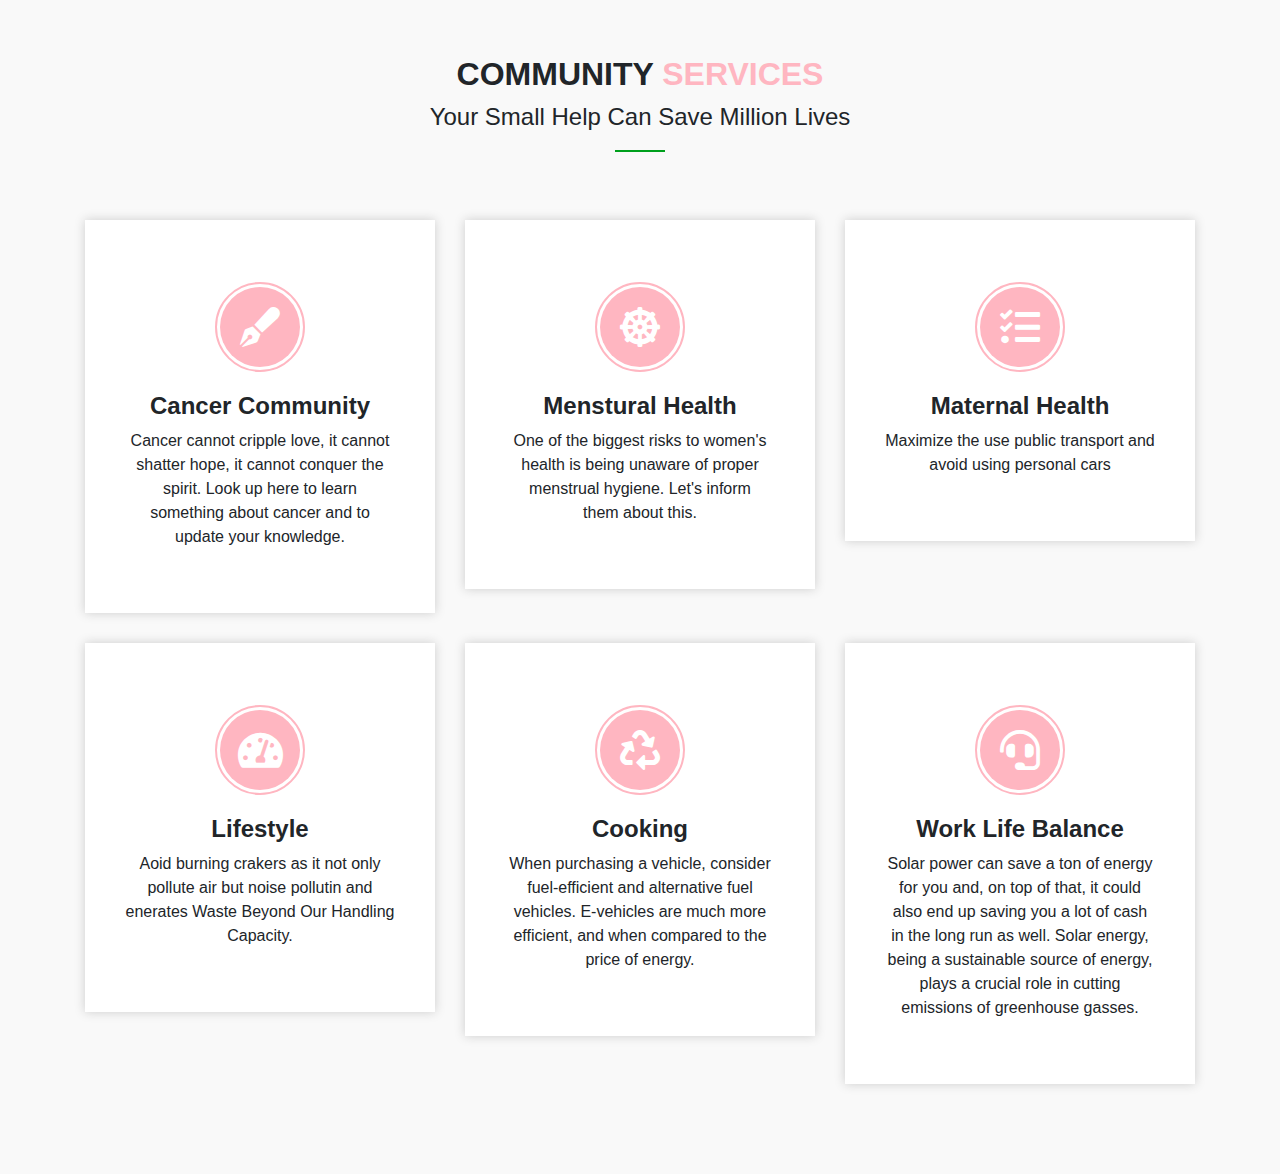
<file: Community.html>
<!DOCTYPE html>
<html lang="en" >
<head>
  <meta charset="UTF-8">
  <title>Community</title>
  <link rel="stylesheet" href="https://maxcdn.bootstrapcdn.com/bootstrap/4.1.3/css/bootstrap.min.css">
  <link rel="stylesheet" href="https://demo.voidcoders.com/htmldemo/fitgear/main-files/assets/css/animate.css">
<link rel="stylesheet" href="https://use.fontawesome.com/releases/v5.6.3/css/all.css"><link rel="stylesheet" href="./community.css">

</head>
<body>
<!-- partial:index.partial.html -->
<section class="we-offer-area text-center bg-gray">
        <div class="container">
            <div class="row">
                <div class="col-md-12">
                    <div class="site-heading text-center">
                        <h2>Community <span>Services</span></h2>
                        <h4>Your small help can save million lives</h4>
                    </div>
                </div>
            </div>
                <div class="row our-offer-items less-carousel">
                    <!-- Single Item -->
                    <div class="col-md-4 col-sm-6 equal-height">
                        <div class="item">
                            <i class="fas fa-pen-fancy"></i>
                            <h4>Cancer Community</h4>
                            <p>
                                Cancer cannot cripple love, it cannot shatter hope, it cannot conquer the spirit. Look up here to learn something about cancer and to update your knowledge.
                            </p>
                        </div>
                    </div>
                    <!-- End Single Item -->

                    <!-- Single Item -->
                    <div class="col-md-4 col-sm-6 equal-height">
                        <div class="item">
                            <i class="fas fa-dharmachakra"></i>
                            <h4>Menstural Health</h4>
                            <p>
                              One of the biggest risks to women's health is being unaware of proper menstrual hygiene. Let's inform them about this.
                            </p>
                        </div>
                    </div>
                    <!-- End Single Item -->

                    <!-- Single Item -->
                    <div class="col-md-4 col-sm-6 equal-height">
                        <div class="item">
                            <i class="fas fa-tasks"></i>
                            <h4>Maternal Health</h4>
                            <p>
                                Maximize the use public transport and avoid using personal cars
                            </p>
                        </div>
                    </div>
                    <!-- End Single Item -->

                    <!-- Single Item -->
                    <div class="col-md-4 col-sm-6 equal-height">
                        <div class="item">
                            <i class="fas fa-tachometer-alt"></i>
                            <h4>Lifestyle</h4>
                            <p>
                                Aoid burning crakers as it not only pollute air but noise pollutin and enerates Waste Beyond Our Handling Capacity.
                            </p>
                        </div>
                    </div>
                    <!-- End Single Item -->

                    <!-- Single Item -->
                    <div class="col-md-4 col-sm-6 equal-height">
                        <div class="item">
                            <i class="fas fa-recycle"></i>
                            <h4>Cooking</h4>
                            <p>
                                When purchasing a vehicle, consider fuel-efficient and alternative fuel vehicles. E-vehicles are much more efficient, and when compared to the price of energy.
                            </p>
                        </div>
                    </div>
                    <!-- End Single Item -->

                    <!-- Single Item -->
                    <div class="col-md-4 col-sm-6 equal-height">
                        <div class="item">
                            <i class="fas fa-headset"></i>
                            <h4>Work Life Balance</h4>
                            <p>
                                Solar power can save a ton of energy for you and, on top of that, it could also end up saving you a  lot of cash in the long run as well. Solar energy, being a sustainable source of energy, plays a crucial role in cutting emissions of greenhouse gasses.
                            </p>
                        </div>
                    </div>
                    <!-- End Single Item -->
                </div>
        </div>
    </section>
<!-- partial -->

</body>
</html>
</file>
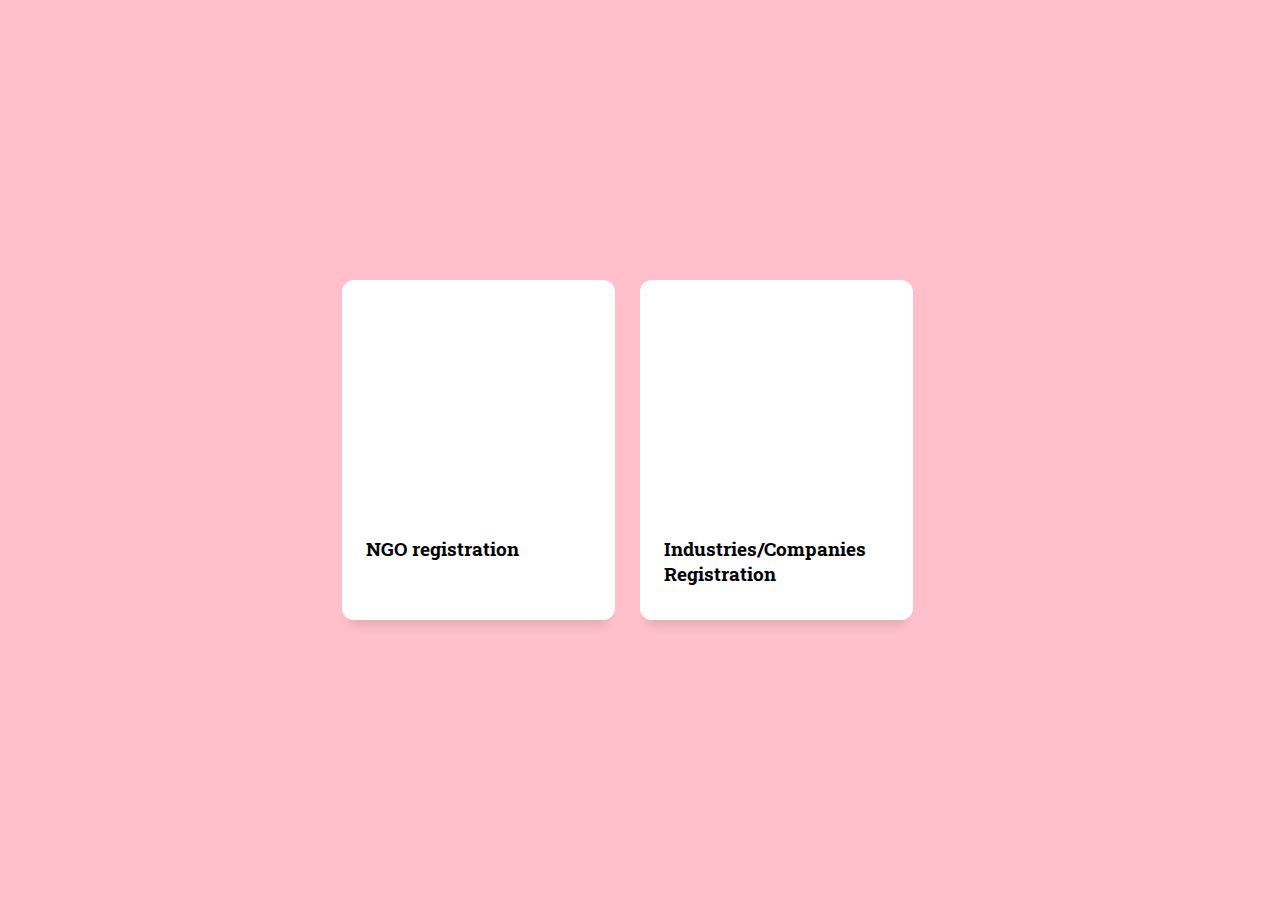
<file: ngo.html>
<!DOCTYPE html>
<html lang="en" >
<head>
  <meta charset="UTF-8">
  <title>CodePen - FlexBox Exercise #4 - Same height cards</title>
  <link rel="stylesheet" href="./ngo.css">

</head>
<body>
<!-- partial:index.partial.html -->
<section class="cards">
<article class="card card--1">
  <div class="card__info-hover">
    <svg class="card__like"  viewBox="0 0 24 24">
    <path fill="#000000" d="M12.1,18.55L12,18.65L11.89,18.55C7.14,14.24 4,11.39 4,8.5C4,6.5 5.5,5 7.5,5C9.04,5 10.54,6 11.07,7.36H12.93C13.46,6 14.96,5 16.5,5C18.5,5 20,6.5 20,8.5C20,11.39 16.86,14.24 12.1,18.55M16.5,3C14.76,3 13.09,3.81 12,5.08C10.91,3.81 9.24,3 7.5,3C4.42,3 2,5.41 2,8.5C2,12.27 5.4,15.36 10.55,20.03L12,21.35L13.45,20.03C18.6,15.36 22,12.27 22,8.5C22,5.41 19.58,3 16.5,3Z" />
</svg>
      <div class="card__clock-info">
        <svg class="card__clock"  viewBox="0 0 24 24"><path d="M12,20A7,7 0 0,1 5,13A7,7 0 0,1 12,6A7,7 0 0,1 19,13A7,7 0 0,1 12,20M19.03,7.39L20.45,5.97C20,5.46 19.55,5 19.04,4.56L17.62,6C16.07,4.74 14.12,4 12,4A9,9 0 0,0 3,13A9,9 0 0,0 12,22C17,22 21,17.97 21,13C21,10.88 20.26,8.93 19.03,7.39M11,14H13V8H11M15,1H9V3H15V1Z" />
        </svg><span class="card__time"></span>
      </div>

  </div>
  <div class="card__img"></div>
  <a href="#" class="card_link">
     <div class="card__img--hover"></div>
   </a>
  <div class="card__info">
    <span class="card__category"> </span>
    <h3 class="card__title">NGO registration</h3>
    <span class="card__by"><a href="#" class="card__author" title="author"></a></span>
  </div>
</article>


<article class="card card--2">
  <div class="card__info-hover">
    <svg class="card__like"  viewBox="0 0 24 24">
    <path fill="#000000" d="M12.1,18.55L12,18.65L11.89,18.55C7.14,14.24 4,11.39 4,8.5C4,6.5 5.5,5 7.5,5C9.04,5 10.54,6 11.07,7.36H12.93C13.46,6 14.96,5 16.5,5C18.5,5 20,6.5 20,8.5C20,11.39 16.86,14.24 12.1,18.55M16.5,3C14.76,3 13.09,3.81 12,5.08C10.91,3.81 9.24,3 7.5,3C4.42,3 2,5.41 2,8.5C2,12.27 5.4,15.36 10.55,20.03L12,21.35L13.45,20.03C18.6,15.36 22,12.27 22,8.5C22,5.41 19.58,3 16.5,3Z" />
</svg>
      <div class="card__clock-info">
        <svg class="card__clock"  viewBox="0 0 24 24"><path d="M12,20A7,7 0 0,1 5,13A7,7 0 0,1 12,6A7,7 0 0,1 19,13A7,7 0 0,1 12,20M19.03,7.39L20.45,5.97C20,5.46 19.55,5 19.04,4.56L17.62,6C16.07,4.74 14.12,4 12,4A9,9 0 0,0 3,13A9,9 0 0,0 12,22C17,22 21,17.97 21,13C21,10.88 20.26,8.93 19.03,7.39M11,14H13V8H11M15,1H9V3H15V1Z" />
        </svg><span class="card__time"></span></span>
      </div>

  </div>
  <div class="card__img"></div>
  <a href="#" class="card_link">
     <div class="card__img--hover"></div>
   </a>
  <div class="card__info">
    <span class="card__category"></span>
    <h3 class="card__title">Industries/Companies Registration</h3>
    <span class="card__by"> <a href="#" class="card__author" title="author"></a></span>
  </div>
</article>



  </section>
<!-- partial -->

</body>
</html>
</file>
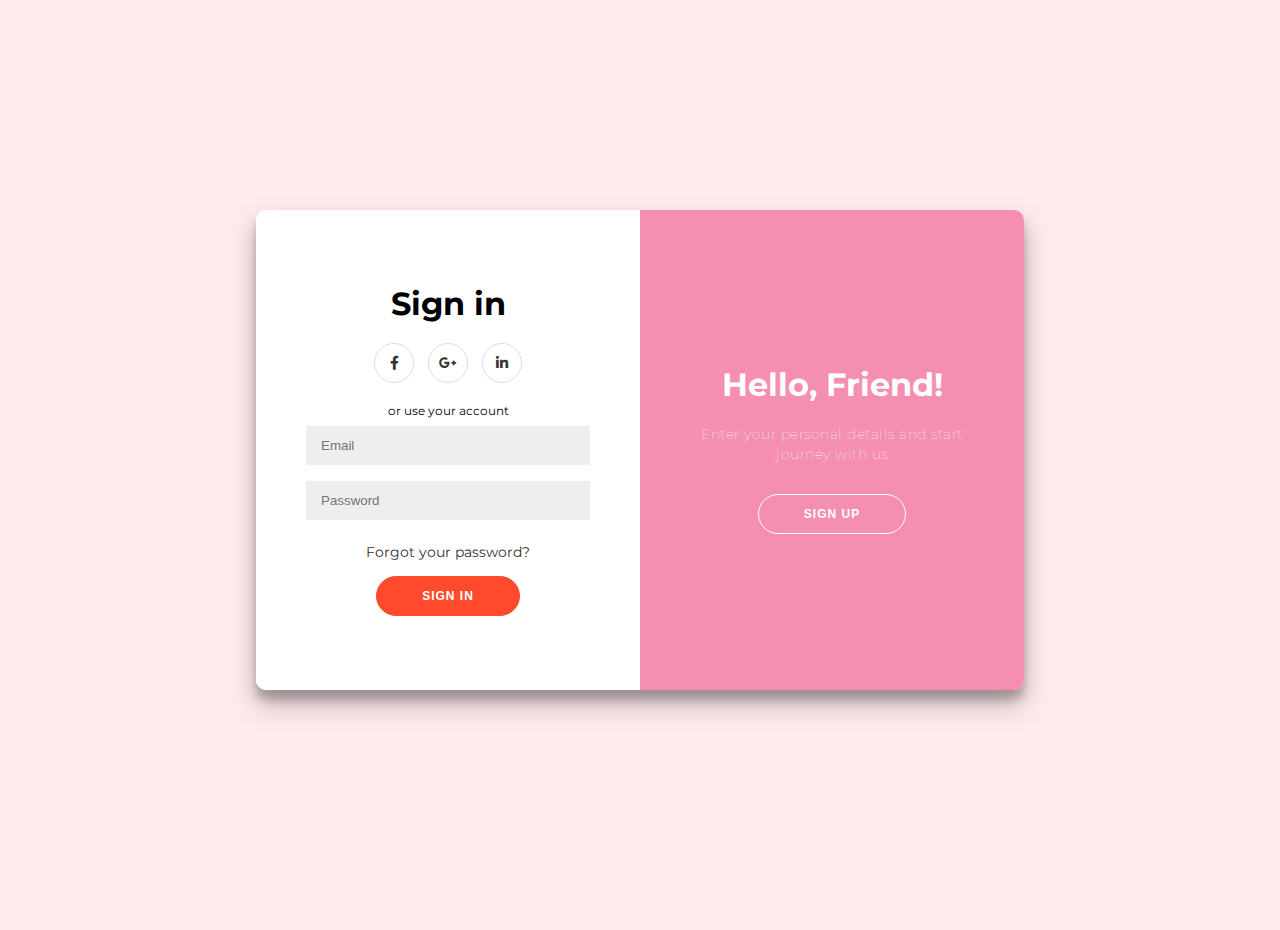
<file: signin.html>
<!DOCTYPE html>
<html lang="en" >
<head>
  <meta charset="UTF-8">
  <title>Sign in Page</title>
  <link rel='stylesheet' href='https://cdnjs.cloudflare.com/ajax/libs/font-awesome/5.14.0/css/all.min.css'><link rel="stylesheet" href="./signin.css">

</head>
<body>
<!-- partial:index.partial.html -->
<h2></h2>
<div class="container" id="container">
	<div class="form-container sign-up-container">
		<form action="#">
			<h1>Create Account</h1>
			<div class="social-container">
				<a href="#" class="social"><i class="fab fa-facebook-f"></i></a>
				<a href="#" class="social"><i class="fab fa-google-plus-g"></i></a>
				<a href="#" class="social"><i class="fab fa-linkedin-in"></i></a>
			</div>
			<span>or use your email for registration</span>
			<input type="text" placeholder="Name" />
			<input type="email" placeholder="Email" />
			<input type="password" placeholder="Password" />
			<button>Sign Up</button>
		</form>
	</div>
	<div class="form-container sign-in-container">
		<form action="#">
			<h1>Sign in</h1>
			<div class="social-container">
				<a href="#" class="social"><i class="fab fa-facebook-f"></i></a>
				<a href="#" class="social"><i class="fab fa-google-plus-g"></i></a>
				<a href="#" class="social"><i class="fab fa-linkedin-in"></i></a>
			</div>
			<span>or use your account</span>
			<input type="email" placeholder="Email" />
			<input type="password" placeholder="Password" />
			<a href="#">Forgot your password?</a>
			<button>Sign In</button>
		</form>
	</div>
	<div class="overlay-container">
		<div class="overlay">
			<div class="overlay-panel overlay-left">
				<h1>Welcome Back!</h1>
				<p>To keep connected with us please login with your personal info</p>
				<button class="ghost" id="signIn">Sign In</button>
			</div>
			<div class="overlay-panel overlay-right">
				<h1>Hello, Friend!</h1>
				<p>Enter your personal details and start journey with us</p>
				<button class="ghost" id="signUp">Sign Up</button>
			</div>
		</div>
	</div>
</div>


<!-- partial -->
  <script  src="./script.js"></script>

</body>
</html>
</file>
<file: community.css>
body{
  background-color:#d7e1a6;}

section {
    padding: 60px 0;
    min-height: 100vh;
  background color:#d7e1a6;
}
a, a:hover, a:focus, a:active {
    text-decoration: none;
    outline: none;
}
ul {
    margin: 0;
    padding: 0;
    list-style: none;
}.bg-gray {
    background-color: #f9f9f9;
}

.site-heading h2 {
  display: block;
  font-weight: 700;
  margin-bottom: 10px;
  text-transform: uppercase;
}

.site-heading h2 span {
  color: #ffb6c1;
}

.site-heading h4 {
  display: inline-block;
  padding-bottom: 20px;
  position: relative;
  text-transform: capitalize;
  z-index: 1;
}

.site-heading h4::before {
  background: #00a01d none repeat scroll 0 0;
  bottom: 0;
  content: "";
  height: 2px;
  left: 50%;
  margin-left: -25px;
  position: absolute;
  width: 50px;
}

.site-heading {
  margin-bottom: 60px;
  overflow: hidden;
  margin-top: -5px;
}

.carousel-shadow .owl-stage-outer {
  margin: -15px -15px 0;
  padding: 15px;
}

.we-offer-area .our-offer-carousel .owl-dots .owl-dot span {
  background: #ffffff none repeat scroll 0 0;
  border: 2px solid;
  height: 15px;
  margin: 0 5px;
  width: 15px;
}

.we-offer-area .our-offer-carousel .owl-dots .owl-dot.active span {
  background: #00a01d none repeat scroll 0 0;
  border-color: #00a01d;
}

.we-offer-area .item {
  background: #ffffff none repeat scroll 0 0;
  border-left: 2px solid #ffb6c1;
  -moz-box-shadow: 0 0 10px #cccccc;
  -webkit-box-shadow: 0 0 10px #cccccc;
  -o-box-shadow: 0 0 10px #cccccc;
  box-shadow: 0 0 10px #cccccc;
  overflow: hidden;
  padding: 30px;
  position: relative;
  z-index: 1;
}

.we-offer-area.text-center .item {
  background: #ffffff none repeat scroll 0 0;
  border: medium none;
  padding: 67px 40px 64px;
}

.we-offer-area.text-center .item i {
  background: #ffb6c1 none repeat scroll 0 0;
  -webkit-border-radius: 50%;
  -moz-border-radius: 50%;
  border-radius: 50%;
  color: #ffffff;
  font-size: 40px;
  height: 80px;
  line-height: 80px;
  position: relative;
  text-align: center;
  width: 80px;
  z-index: 1;
  transition: all 0.35s ease-in-out;
  -webkit-transition: all 0.35s ease-in-out;
  -moz-transition: all 0.35s ease-in-out;
  -ms-transition: all 0.35s ease-in-out;
  -o-transition: all 0.35s ease-in-out;
  margin-bottom: 25px;
}

.we-offer-area.text-center .item i::after {
  border: 2px solid #ffb6c1;
  -webkit-border-radius: 50%;
  -moz-border-radius: 50%;
  border-radius: 50%;
  content: "";
  height: 90px;
  left: -5px;
  position: absolute;
  top: -5px;
  width: 90px;
  z-index: -1;
  transition: all 0.35s ease-in-out;
  -webkit-transition: all 0.35s ease-in-out;
  -moz-transition: all 0.35s ease-in-out;
  -ms-transition: all 0.35s ease-in-out;
  -o-transition: all 0.35s ease-in-out;
}

.we-offer-area.item-border-less .item {
  border: medium none;
}

.we-offer-area .our-offer-items.less-carousel .equal-height {
  margin-bottom: 30px;
}

.we-offer-area.item-border-less .item .number {
  font-family: "Poppins",sans-serif;
  font-size: 50px;
  font-weight: 900;
  opacity: 0.1;
  position: absolute;
  right: 30px;
  top: 30px;
}

.our-offer-carousel.center-active .owl-item:nth-child(2n) .item,
.we-offer-area.center-active .single-item:nth-child(2n) .item {
  background: #ffb6c1 none repeat scroll 0 0;
}

.our-offer-carousel.center-active .owl-item:nth-child(2n) .item i,
.our-offer-carousel.center-active .owl-item:nth-child(2n) .item h4,
.our-offer-carousel.center-active .owl-item:nth-child(2n) .item p,
.we-offer-area.center-active .single-item:nth-child(2n) .item i,
.we-offer-area.center-active .single-item:nth-child(2n) .item h4,
.we-offer-area.center-active .single-item:nth-child(2n) .item p {
  color: #ffffff;
}

.we-offer-area .item i {
  color: #ffb6c1;
  display: inline-block;
  font-size: 60px;
  margin-bottom: 20px;
}

.we-offer-area .item h4 {
  font-weight: 600;
  text-transform: capitalize;
}

.we-offer-area .item p {
  margin: 0;
}

.we-offer-area .item i,
.we-offer-area .item h4,
.we-offer-area .item p {
  transition: all 0.35s ease-in-out;
  -webkit-transition: all 0.35s ease-in-out;
  -moz-transition: all 0.35s ease-in-out;
  -ms-transition: all 0.35s ease-in-out;
  -o-transition: all 0.35s ease-in-out;
}

.we-offer-area .item::after {
  background: #ffb6c1 none repeat scroll 0 0;
  content: "";
  height: 100%;
  left: -100%;
  position: absolute;
  top: 0;
  transition: all 0.35s ease-in-out;
  -webkit-transition: all 0.35s ease-in-out;
  -moz-transition: all 0.35s ease-in-out;
  -ms-transition: all 0.35s ease-in-out;
  -o-transition: all 0.35s ease-in-out;
  width: 100%;
  z-index: -1;
}

.we-offer-area .item:hover::after {
  left: 0;
}

.we-offer-area .item:hover i,
.we-offer-area .item:hover h4,
.we-offer-area .item:hover p {
  color: #ffffff !important;
}

.we-offer-area.text-center .item:hover i::after {
  border-color: #ffffff !important;
}

.we-offer-area.text-center .item:hover i {
  background-color: #ffffff !important;
  color: #ffb6c1 !important;
}

.we-offer-area.text-left .item i {
  background: #ffb6c1 none repeat scroll 0 0;
  -webkit-border-radius: 50%;
  -moz-border-radius: 50%;
  border-radius: 50%;
  color: #ffffff;
  display: inline-block;
  font-size: 60px;
  height: 100px;
  line-height: 100px;
  margin-bottom: 30px;
  position: relative;
  width: 100px;
  z-index: 1;
  text-align: center;
}

.we-offer-area.text-left .item i::after {
  border: 2px solid #ffb6c1;
  -webkit-border-radius: 50%;
  -moz-border-radius: 50%;
  border-radius: 50%;
  content: "";
  height: 120px;
  left: -10px;
  position: absolute;
  top: -10px;
  width: 120px;
  }
</file>
<file: ngo.css>
@import url('https://fonts.googleapis.com/css?family=Roboto+Slab:100,300,400,700');
@import url('https://fonts.googleapis.com/css?family=Raleway:300,300i,400,400i,500,500i,600,600i,700,700i,800,800i,900,900i');

*{
  box-sizing: border-box;
}

body, html {
   font-family: 'Roboto Slab', serif;
    margin: 0;
  width: 100%;
height: 100%;
    padding: 0;
}

body {
  background-color: pink;
  display: flex;
  display: -webkit-flex;
  -webkit-justify-content: center;
  -webkit-align-items: center;
  justify-content: center;
  align-items: center;
}

.cards {
    width: 100%;
    display: flex;
    display: -webkit-flex;
    justify-content: center;
    -webkit-justify-content: center;
    max-width: 820px;
}

.card--1 .card__img, .card--1 .card__img--hover {
    background-image: url('https://s3.scoopwhoop.com/anj/NGO/89b47051-2ec6-4184-85a1-418bd61f5a7b.jpg');
}

.card--2 .card__img, .card--2 .card__img--hover {
    background-image: url('https://www.newsclick.in/sites/default/files/2020-11/vbk-factory-workers-sjames.jpeg');
}

.card__like {
    width: 18px;
}

.card__clock {
    width: 15px;
  vertical-align: middle;
    fill: #AD7D52;
}
.card__time {
    font-size: 12px;
    color: #AD7D52;
    vertical-align: middle;
    margin-left: 5px;
}

.card__clock-info {
    float: right;
}

.card__img {
  visibility: hidden;
    background-size: cover;
    background-position: center;
    background-repeat: no-repeat;
    width: 100%;
    height: 235px;
  border-top-left-radius: 12px;
border-top-right-radius: 12px;

}

.card__info-hover {
    position: absolute;
    padding: 16px;
  width: 100%;
  opacity: 0;
  top: 0;
}

.card__img--hover {
  transition: 0.2s all ease-out;
    background-size: cover;
    background-position: center;
    background-repeat: no-repeat;
    width: 100%;
  position: absolute;
    height: 235px;
  border-top-left-radius: 12px;
border-top-right-radius: 12px;
top: 0;

}
.card {
  margin-right: 25px;
  transition: all .4s cubic-bezier(0.175, 0.885, 0, 1);
  background-color: #fff;
    width: 33.3%;
  position: relative;
  border-radius: 12px;
  overflow: hidden;
  box-shadow: 0px 13px 10px -7px rgba(0, 0, 0,0.1);
}
.card:hover {
  box-shadow: 0px 30px 18px -8px rgba(0, 0, 0,0.1);
    transform: scale(1.10, 1.10);
}

.card__info {
z-index: 2;
  background-color: #fff;
  border-bottom-left-radius: 12px;
border-bottom-right-radius: 12px;
   padding: 16px 24px 24px 24px;
}

.card__category {
    font-family: 'Raleway', sans-serif;
    text-transform: uppercase;
    font-size: 13px;
    letter-spacing: 2px;
    font-weight: 500;
  color: #868686;
}

.card__title {
    margin-top: 5px;
    margin-bottom: 10px;
    font-family: 'Roboto Slab', serif;
}

.card__by {
    font-size: 12px;
    font-family: 'Raleway', sans-serif;
    font-weight: 500;
}

.card__author {
    font-weight: 600;
    text-decoration: none;
    color: #AD7D52;
}

.card:hover .card__img--hover {
    height: 100%;
    opacity: 0.3;
}

.card:hover .card__info {
    background-color: transparent;
    position: relative;
}

.card:hover .card__info-hover {
    opacity: 1;
}
</file>
<file: signin.css>
@import url('https://fonts.googleapis.com/css?family=Montserrat:400,800');

* {
	box-sizing: border-box;
}

body {
	background: #FFEBEE;
	display: flex;
	justify-content: center;
	align-items: center;
	flex-direction: column;
	font-family: 'Montserrat', sans-serif;
	height: 100vh;
	margin: -20px 0 50px;
}

h1 {
	font-weight: bold;
	margin: 0;
}

h2 {
	text-align: center;
}

p {
	font-size: 14px;
	font-weight: 100;
	line-height: 20px;
	letter-spacing: 0.5px;
	margin: 20px 0 30px;
}

span {
	font-size: 12px;
}

a {
	color: #333;
	font-size: 14px;
	text-decoration: none;
	margin: 15px 0;
}

button {
	border-radius: 20px;
	border: 1px solid #FF4B2B;
	background-color: #FF4B2B;
	color: #FFFFFF;
	font-size: 12px;
	font-weight: bold;
	padding: 12px 45px;
	letter-spacing: 1px;
	text-transform: uppercase;
	transition: transform 80ms ease-in;
}

button:active {
	transform: scale(0.95);
}

button:focus {
	outline: none;
}

button.ghost {
	background-color: transparent;
	border-color: #FFFFFF;
}

form {
	background-color: #FFFFFF;
	display: flex;
	align-items: center;
	justify-content: center;
	flex-direction: column;
	padding: 0 50px;
	height: 100%;
	text-align: center;
}

input {
	background-color: #eee;
	border: none;
	padding: 12px 15px;
	margin: 8px 0;
	width: 100%;
}

.container {
	background-color: #fff;
	border-radius: 10px;
  	box-shadow: 0 14px 28px rgba(0,0,0,0.25),
			0 10px 10px rgba(0,0,0,0.22);
	position: relative;
	overflow: hidden;
	width: 768px;
	max-width: 100%;
	min-height: 480px;
}

.form-container {
	position: absolute;
	top: 0;
	height: 100%;
	transition: all 0.6s ease-in-out;
}

.sign-in-container {
	left: 0;
	width: 50%;
	z-index: 2;
}

.container.right-panel-active .sign-in-container {
	transform: translateX(100%);
}

.sign-up-container {
	left: 0;
	width: 50%;
	opacity: 0;
	z-index: 1;
}

.container.right-panel-active .sign-up-container {
	transform: translateX(100%);
	opacity: 1;
	z-index: 5;
	animation: show 0.6s;
}

@keyframes show {
	0%, 49.99% {
		opacity: 0;
		z-index: 1;
	}

	50%, 100% {
		opacity: 1;
		z-index: 5;
	}
}

.overlay-container {
	position: absolute;
	top: 0;
	left: 50%;
	width: 50%;
	height: 100%;
	overflow: hidden;
	transition: transform 0.6s ease-in-out;
	z-index: 100;
}

.container.right-panel-active .overlay-container{
	transform: translateX(-100%);
}

.overlay {
	background: #F48FB1;
	background: -webkit-linear-gradient(to right, #F48FB1, #F48FB1);
	background: linear-gradient(to right, #F48FB1, #F48FB1);
	background-repeat: no-repeat;
	background-size: cover;
	background-position: 0 0;
	color: #FFFFFF;
	position: relative;
	left: -100%;
	height: 100%;
	width: 200%;
  	transform: translateX(0);
	transition: transform 0.6s ease-in-out;
}

.container.right-panel-active .overlay {
  	transform: translateX(50%);
}

.overlay-panel {
	position: absolute;
	display: flex;
	align-items: center;
	justify-content: center;
	flex-direction: column;
	padding: 0 40px;
	text-align: center;
	top: 0;
	height: 100%;
	width: 50%;
	transform: translateX(0);
	transition: transform 0.6s ease-in-out;
}

.overlay-left {
	transform: translateX(-20%);
}

.container.right-panel-active .overlay-left {
	transform: translateX(0);
}

.overlay-right {
	right: 0;
	transform: translateX(0);
}

.container.right-panel-active .overlay-right {
	transform: translateX(20%);
}

.social-container {
	margin: 20px 0;
}

.social-container a {
	border: 1px solid #DDDDDD;
	border-radius: 50%;
	display: inline-flex;
	justify-content: center;
	align-items: center;
	margin: 0 5px;
	height: 40px;
	width: 40px;
}

footer {
    background-color: #222;
    color: #fff;
    font-size: 14px;
    bottom: 0;
    position: fixed;
    left: 0;
    right: 0;
    text-align: center;
    z-index: 999;
}

footer p {
    margin: 10px 0;
}

footer i {
    color: red;
}

footer a {
    color: #3c97bf;
    text-decoration: none;
}
</file>
